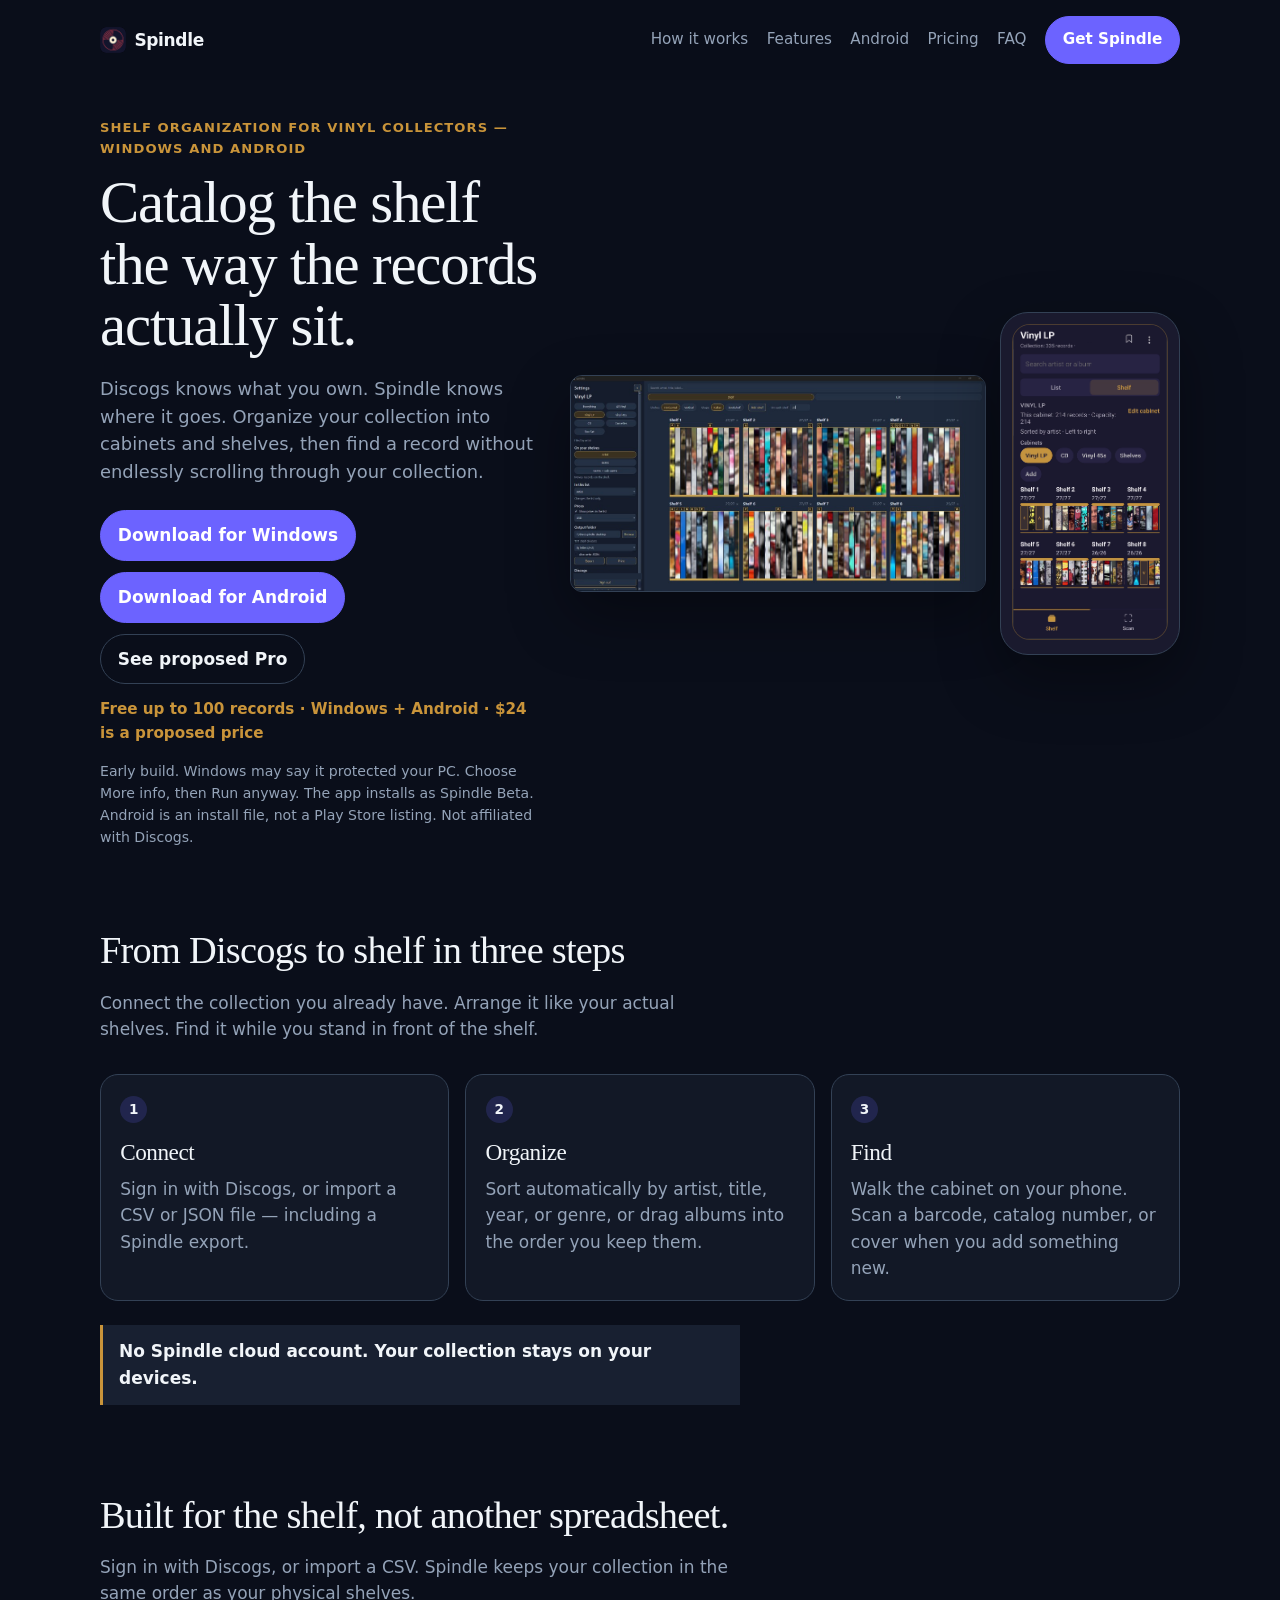
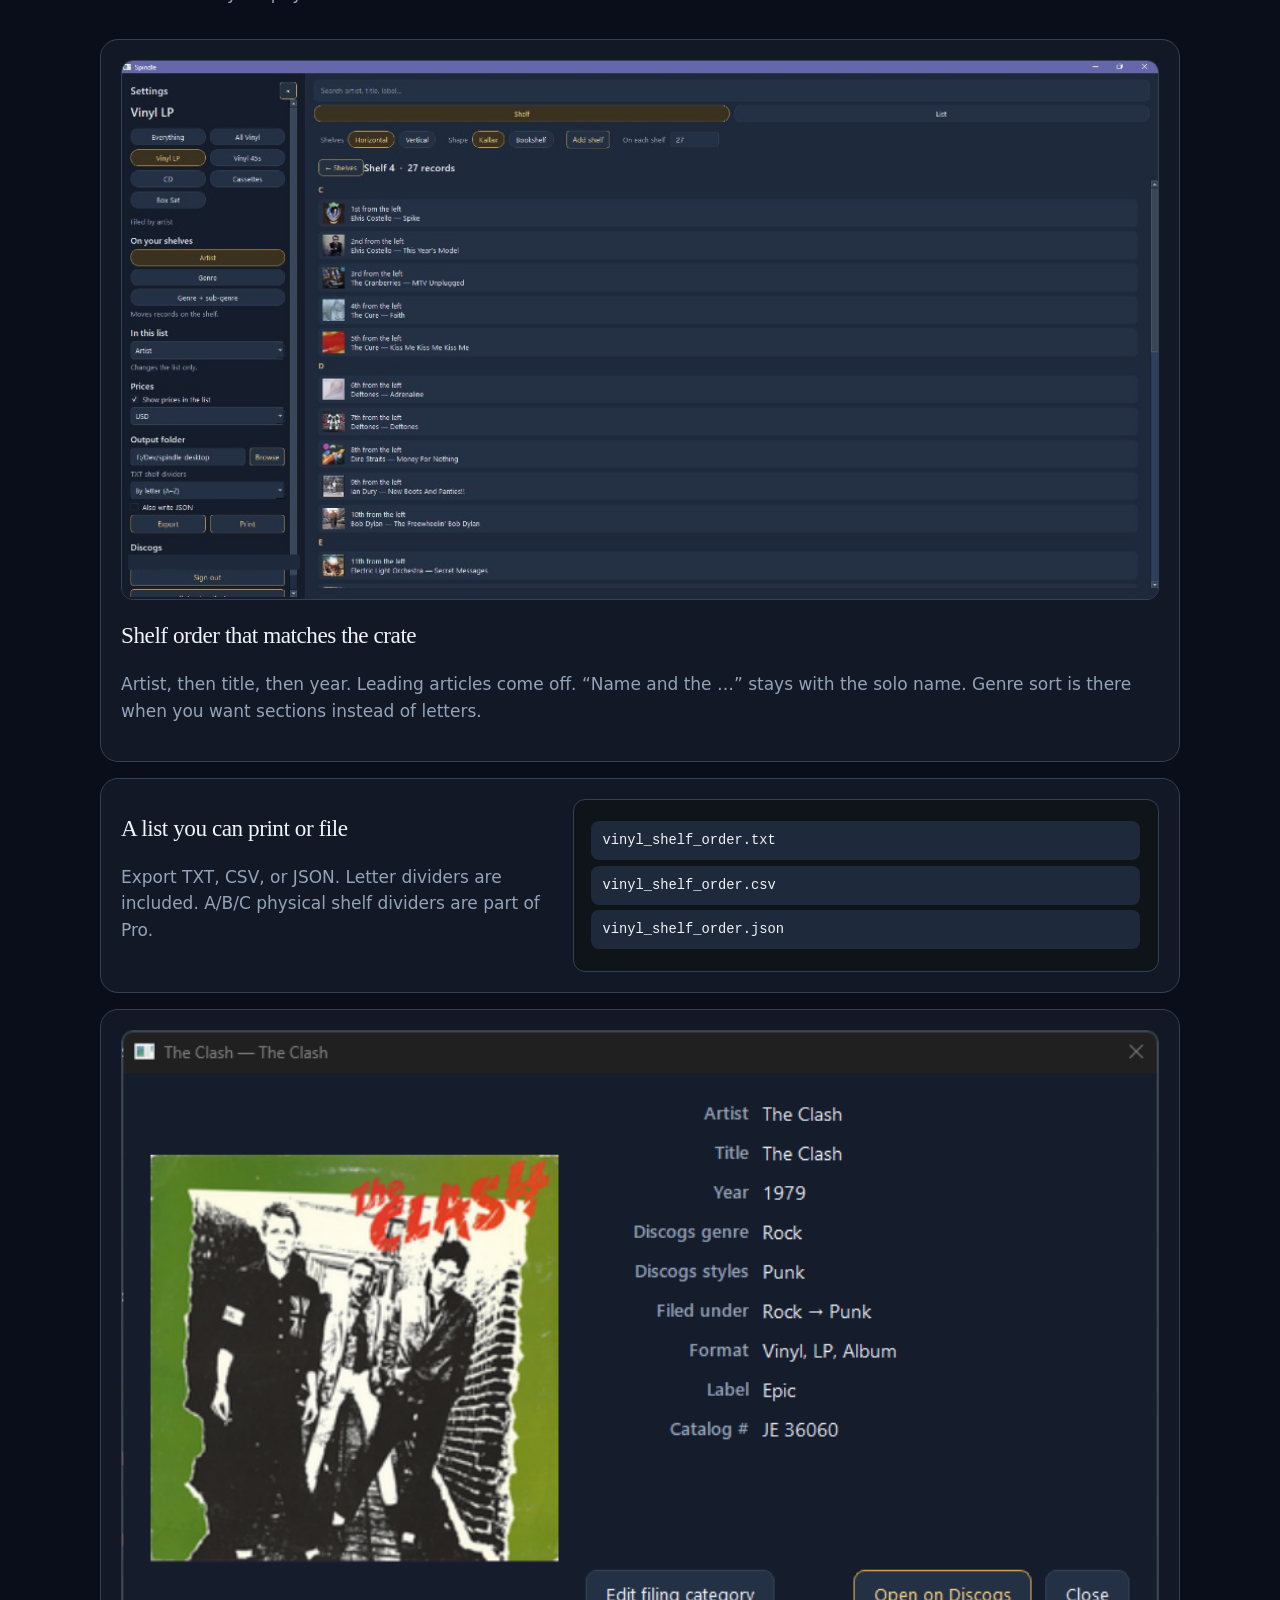
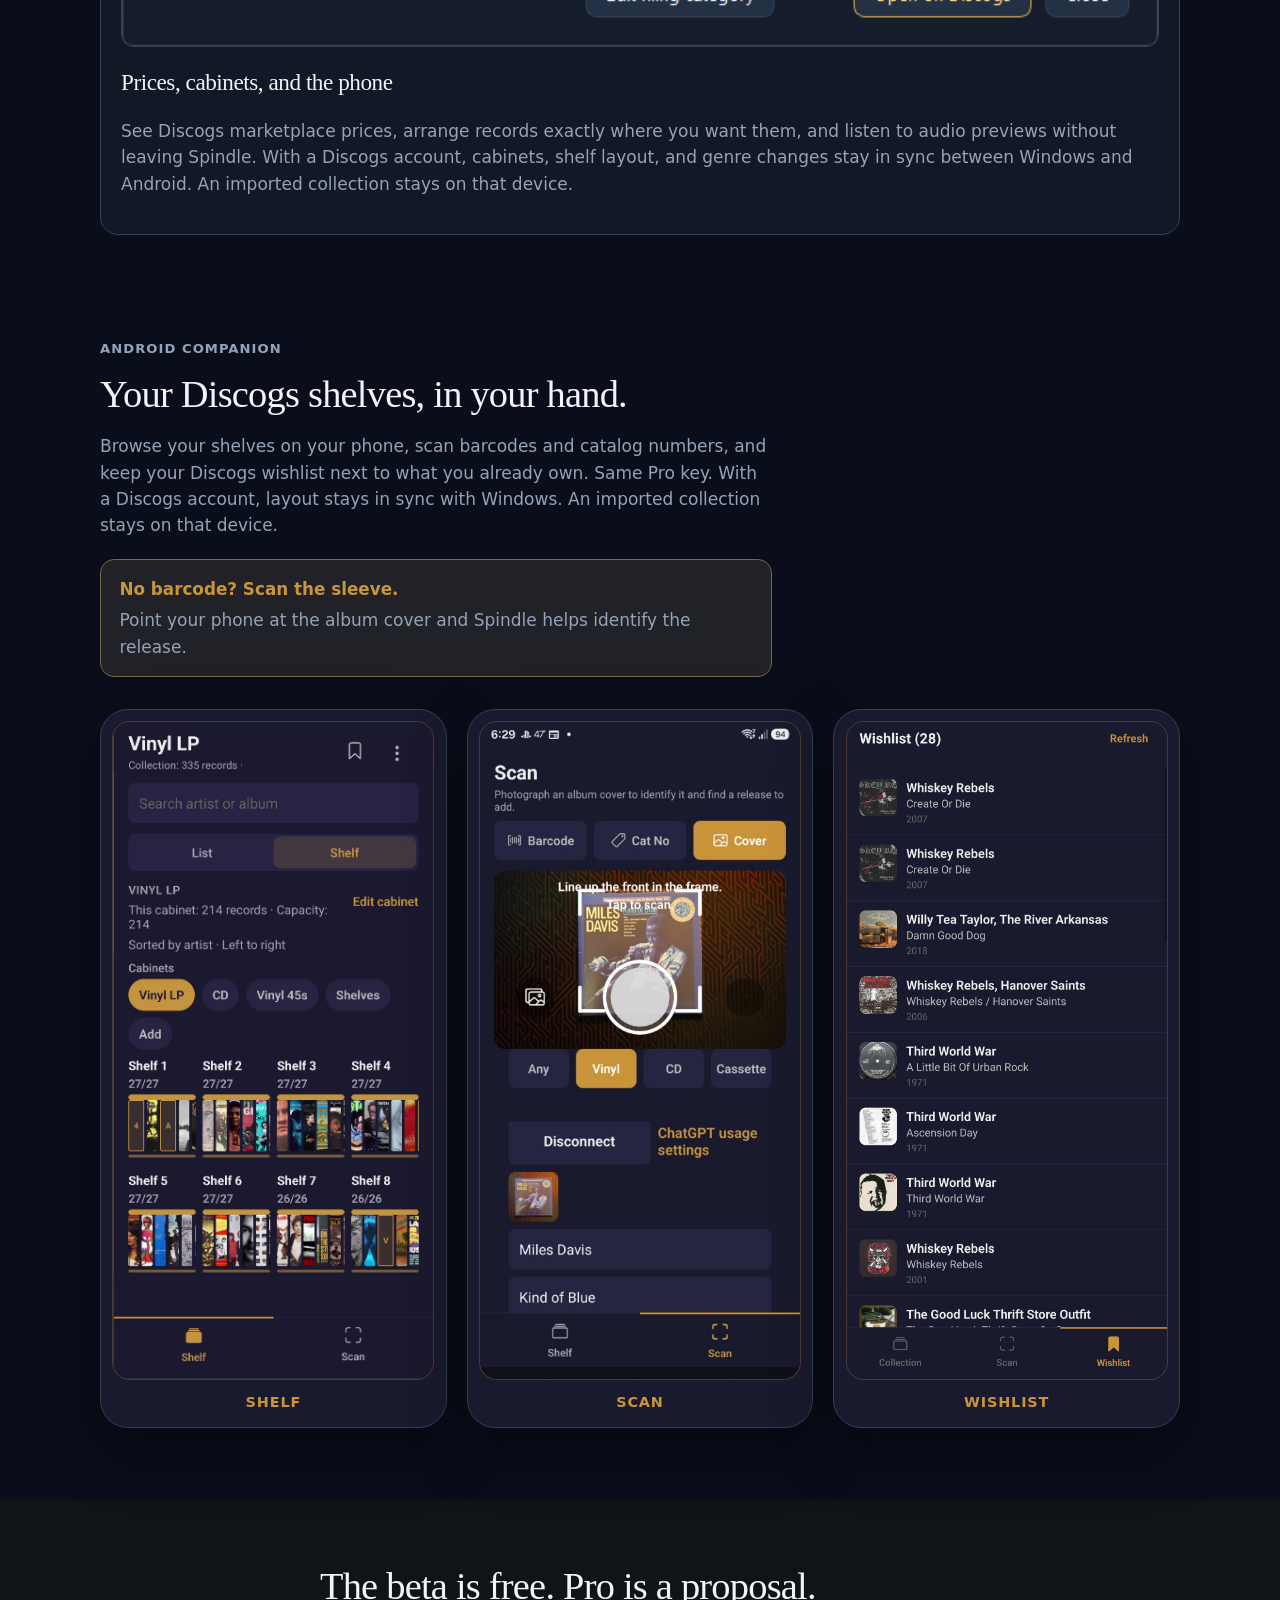
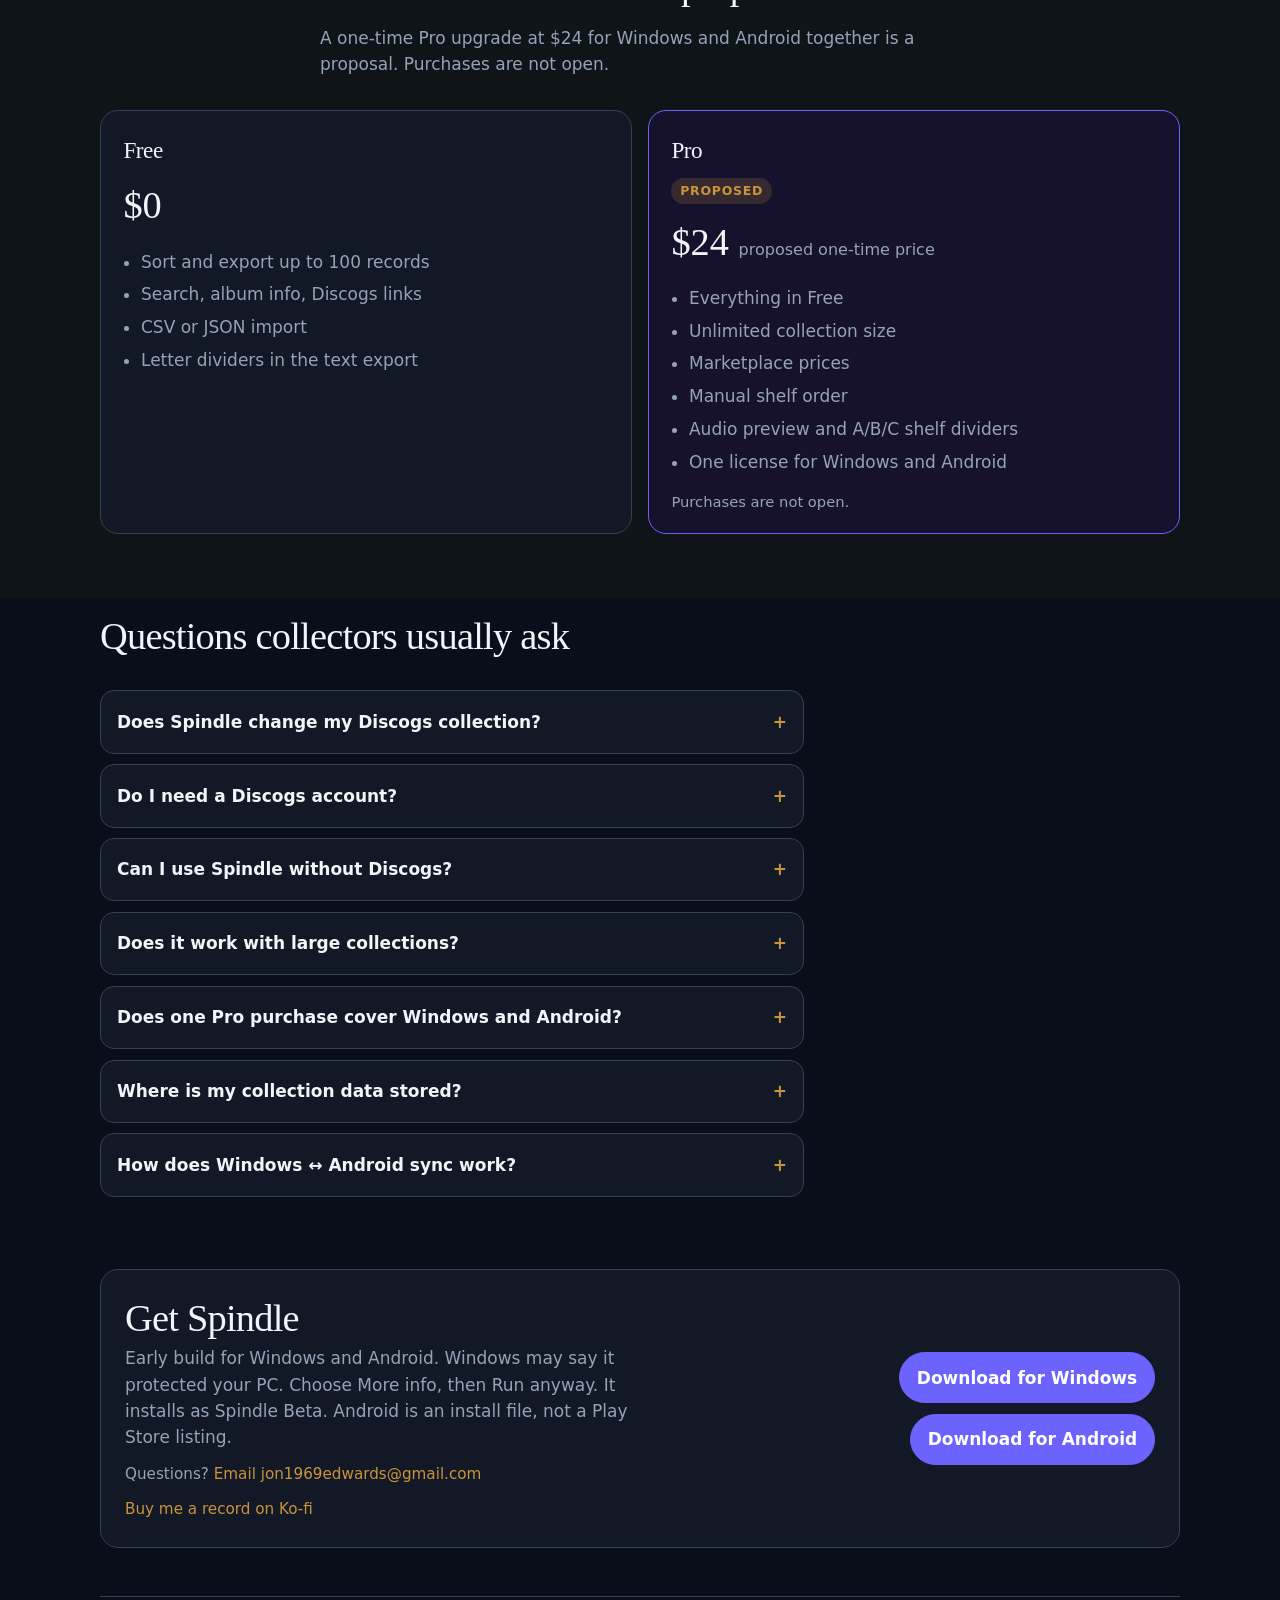
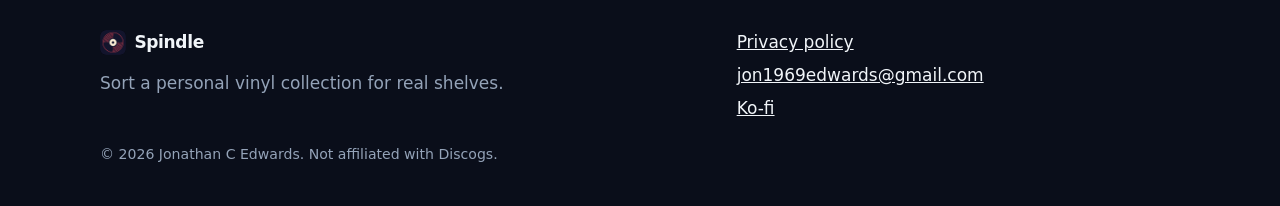
<file: index.html>
<!DOCTYPE html>
<html lang="en">
<head>
  <meta charset="utf-8">
  <meta name="viewport" content="width=device-width, initial-scale=1">
  <title>Spindle — shelf order for your vinyl collection</title>
  <meta name="description" content="Discogs knows what you own. Spindle knows where it goes. Organize cabinets and shelves on Windows and Android. Free up to 100 records. A one-time Pro upgrade is only a proposal. Not affiliated with Discogs.">
  <link rel="canonical" href="https://jon1969edwards.github.io/spindle/">
  <meta name="theme-color" content="#0a0e1a">
  <meta property="og:type" content="website">
  <meta property="og:url" content="https://jon1969edwards.github.io/spindle/">
  <meta property="og:title" content="Spindle — shelf order for your vinyl collection">
  <meta property="og:description" content="Discogs knows what you own. Spindle knows where it goes. Organize cabinets and shelves on Windows and Android. Free up to 100 records. A one-time Pro upgrade is only a proposal.">
  <meta property="og:image" content="https://jon1969edwards.github.io/spindle/assets/shelf.png">
  <meta name="twitter:card" content="summary_large_image">
  <meta name="twitter:title" content="Spindle — shelf order for your vinyl collection">
  <meta name="twitter:description" content="Discogs knows what you own. Spindle knows where it goes. Organize cabinets and shelves on Windows and Android. Free up to 100 records. A one-time Pro upgrade is only a proposal.">
  <meta name="twitter:image" content="https://jon1969edwards.github.io/spindle/assets/shelf.png">
  <link rel="icon" href="assets/logo-mark.png" type="image/png">
  <link rel="stylesheet" href="styles.css">
</head>
<body>
  <header class="site-header">
    <a class="brand" href="index.html">
      <img class="brand-mark" src="assets/logo-mark.png" alt="">
      Spindle
    </a>
    <button type="button" class="nav-toggle" aria-expanded="false" aria-controls="site-nav" aria-label="Open menu">
      <span class="nav-toggle-bars" aria-hidden="true"></span>
    </button>
    <nav class="nav" id="site-nav">
      <a href="#how">How it works</a>
      <a href="#product">Features</a>
      <a href="#phone">Android</a>
      <a href="#pricing">Pricing</a>
      <a href="#faq">FAQ</a>
      <a class="nav-cta" href="#download">Get Spindle</a>
    </nav>
  </header>

  <main>
    <section class="hero">
      <div class="hero-copy">
        <p class="eyebrow">Shelf organization for vinyl collectors — Windows and Android</p>
        <h1>Catalog the shelf the way the records actually sit.</h1>
        <p class="lede">
          Discogs knows what you own. Spindle knows where it goes.
          Organize your collection into cabinets and shelves, then find a
          record without endlessly scrolling through your collection.
        </p>
        <div class="hero-actions">
          <a class="button" href="https://github.com/Jon1969Edwards/spindle/releases/download/v1.0.0-beta/Spindle-Setup-beta.exe">Download for Windows</a>
          <a class="button" href="https://github.com/Jon1969Edwards/spindle/releases/download/v1.0.0-beta/Spindle-beta.apk">Download for Android</a>
          <a class="button button-ghost" href="#pricing">See proposed Pro</a>
        </div>
        <p class="hero-meta">Free up to 100 records · Windows + Android · $24 is a proposed price</p>
        <p class="fine">Early build. Windows may say it protected your PC. Choose More info, then Run anyway. The app installs as Spindle Beta. Android is an install file, not a Play Store listing. Not affiliated with Discogs.</p>
      </div>
      <div class="hero-pair">
        <a class="zoom" href="assets/shelf.png" data-zoom aria-label="View larger: Spindle desktop cabinet with eight gold Kallax shelves">
          <img class="shot" src="assets/shelf.png" alt="Spindle desktop cabinet with eight gold Kallax shelves">
        </a>
        <a class="zoom hero-phone" href="assets/phone-cabinet.png" data-zoom aria-label="View larger: Spindle phone cabinet with eight shelves of record spines">
          <span class="phone-frame">
            <img src="assets/phone-cabinet.png" alt="Spindle phone cabinet with eight shelves of record spines">
          </span>
        </a>
      </div>
    </section>

    <section id="how" class="section">
      <div class="section-intro">
        <h2>From Discogs to shelf in three steps</h2>
        <p>Connect the collection you already have. Arrange it like your actual shelves. Find it while you stand in front of the shelf.</p>
      </div>
      <ol class="steps">
        <li>
          <h3>Connect</h3>
          <p>Sign in with Discogs, or import a CSV or JSON file — including a Spindle export.</p>
        </li>
        <li>
          <h3>Organize</h3>
          <p>Sort automatically by artist, title, year, or genre, or drag albums into the order you keep them.</p>
        </li>
        <li>
          <h3>Find</h3>
          <p>Walk the cabinet on your phone. Scan a barcode, catalog number, or cover when you add something new.</p>
        </li>
      </ol>
      <p class="trust-line">No Spindle cloud account. Your collection stays on your devices.</p>
    </section>

    <section id="product" class="section">
      <div class="section-intro">
        <h2>Built for the shelf, not another spreadsheet.</h2>
        <p>Sign in with Discogs, or import a CSV. Spindle keeps your collection in the same order as your physical shelves.</p>
      </div>
      <div class="features">
        <article class="feature">
          <a class="zoom" href="assets/collection-list.png" data-zoom aria-label="View larger: Shelf 4 listing records in order from the left">
            <img class="shot" src="assets/collection-list.png" alt="Shelf 4 listing records in order from the left">
          </a>
          <div>
            <h3>Shelf order that matches the crate</h3>
            <p>Artist, then title, then year. Leading articles come off. “Name and the …” stays with the solo name. Genre sort is there when you want sections instead of letters.</p>
          </div>
        </article>
        <article class="feature feature-flip">
          <div class="feature-visual export-card" aria-hidden="true">
            <p class="file">vinyl_shelf_order.txt</p>
            <p class="file">vinyl_shelf_order.csv</p>
            <p class="file">vinyl_shelf_order.json</p>
          </div>
          <div>
            <h3>A list you can print or file</h3>
            <p>Export TXT, CSV, or JSON. Letter dividers are included. A/B/C physical shelf dividers are part of Pro.</p>
          </div>
        </article>
        <article class="feature">
          <a class="zoom" href="assets/album-detail.png" data-zoom aria-label="View larger: Record detail for The Clash, 1979, filed under Rock and Punk">
            <img class="shot" src="assets/album-detail.png" alt="Record detail for The Clash, 1979, filed under Rock and Punk">
          </a>
          <div>
            <h3>Prices, cabinets, and the phone</h3>
            <p>See Discogs marketplace prices, arrange records exactly where you want them, and listen to audio previews without leaving Spindle. With a Discogs account, cabinets, shelf layout, and genre changes stay in sync between Windows and Android. An imported collection stays on that device.</p>
          </div>
        </article>
      </div>
    </section>

    <section id="phone" class="section section-phone">
      <div class="section-intro">
        <p class="eyebrow">Android companion</p>
        <h2>Your Discogs shelves, in your hand.</h2>
        <p>
          Browse your shelves on your phone, scan barcodes and catalog numbers,
          and keep your Discogs wishlist next to what you already own. Same Pro
          key. With a Discogs account, layout stays in sync with Windows. An imported collection stays on that device.
        </p>
        <aside class="callout">
          <h3>No barcode? Scan the sleeve.</h3>
          <p>Point your phone at the album cover and Spindle helps identify the release.</p>
        </aside>
      </div>
      <div class="phone-row">
        <figure class="phone-frame">
          <a class="zoom" href="assets/phone-cabinet.png" data-zoom aria-label="View larger: Spindle phone cabinet with eight shelves of record spines">
            <img src="assets/phone-cabinet.png" alt="Spindle phone cabinet with eight shelves of record spines">
          </a>
          <figcaption>Shelf</figcaption>
        </figure>
        <figure class="phone-frame">
          <a class="zoom" href="assets/phone-scan.png" data-zoom aria-label="View larger: Spindle phone cover scanner lined up on Miles Davis, Kind of Blue">
            <img src="assets/phone-scan.png" alt="Spindle phone cover scanner lined up on Miles Davis, Kind of Blue">
          </a>
          <figcaption>Scan</figcaption>
        </figure>
        <figure class="phone-frame">
          <a class="zoom" href="assets/phone-wishlist.png" data-zoom aria-label="View larger: Spindle phone wishlist with Discogs wantlist albums">
            <img src="assets/phone-wishlist.png" alt="Spindle phone wishlist with Discogs wantlist albums">
          </a>
          <figcaption>Wishlist</figcaption>
        </figure>
      </div>
    </section>

    <section id="pricing" class="section section-tint">
      <div class="section-intro">
        <h2>The beta is free. Pro is a proposal.</h2>
        <p>A one-time Pro upgrade at $24 for Windows and Android together is a proposal. Purchases are not open.</p>
      </div>
      <div class="plans">
        <article class="plan">
          <h3>Free</h3>
          <p class="plan-price">$0</p>
          <ul>
            <li>Sort and export up to 100 records</li>
            <li>Search, album info, Discogs links</li>
            <li>CSV or JSON import</li>
            <li>Letter dividers in the text export</li>
          </ul>
        </article>
        <article class="plan plan-pro">
          <h3>Pro</h3>
          <p class="plan-badge">Proposed</p>
          <p class="plan-price">$24 <span>proposed one-time price</span></p>
          <ul>
            <li>Everything in Free</li>
            <li>Unlimited collection size</li>
            <li>Marketplace prices</li>
            <li>Manual shelf order</li>
            <li>Audio preview and A/B/C shelf dividers</li>
            <li>One license for Windows and Android</li>
          </ul>
          <p class="plan-note">Purchases are not open.</p>
        </article>
      </div>
    </section>

    <section id="faq" class="section">
      <div class="section-intro">
        <h2>Questions collectors usually ask</h2>
      </div>
      <div class="faq">
        <details>
          <summary>Does Spindle change my Discogs collection?</summary>
          <p>Spindle does not add or remove records from your Discogs collection. However, when syncing shelf layouts and genre changes between devices, Spindle may update collection notes associated with your records.</p>
        </details>
        <details>
          <summary>Do I need a Discogs account?</summary>
          <p>No. You can import a CSV or JSON file and organize that collection on the device where you imported it. Cross-device shelves require a Discogs account, which is also how marketplace prices stay current.</p>
        </details>
        <details>
          <summary>Can I use Spindle without Discogs?</summary>
          <p>Yes. Catalog without Discogs on the phone, or import a spreadsheet. An imported collection stays on that device. Spindle exports work as-is.</p>
        </details>
        <details>
          <summary>Does it work with large collections?</summary>
          <p>Free covers up to 100 records. Pro unlocks unlimited size for bigger cabinets.</p>
        </details>
        <details>
          <summary>Does one Pro purchase cover Windows and Android?</summary>
          <p>Yes. One Pro key unlocks both Windows and Android.</p>
        </details>
        <details>
          <summary>Where is my collection data stored?</summary>
          <p>On your computer and phone. Spindle does not run a cloud account for your collection. See the <a href="privacy.html">privacy policy</a> for details.</p>
        </details>
        <details>
          <summary>How does Windows ↔ Android sync work?</summary>
          <p>The bridge is Discogs collection notes. Cabinets, shelf layout, and genre edits travel in those notes, so Windows and Android file the same shelves. An imported collection is not shared. Spindle does not run its own server.</p>
        </details>
      </div>
    </section>

    <section id="download" class="section cta-band">
      <div>
        <h2>Get Spindle</h2>
        <p>Early build for Windows and Android. Windows may say it protected your PC. Choose More info, then Run anyway. It installs as Spindle Beta. Android is an install file, not a Play Store listing.</p>
        <p class="cta-contact">Questions? <a href="mailto:jon1969edwards@gmail.com">Email jon1969edwards@gmail.com</a></p>
        <p class="cta-contact"><a href="https://ko-fi.com/jonathan1969edwards">Buy me a record on Ko-fi</a></p>
      </div>
      <div class="cta-actions">
        <a class="button" href="https://github.com/Jon1969Edwards/spindle/releases/download/v1.0.0-beta/Spindle-Setup-beta.exe">Download for Windows</a>
        <a class="button" href="https://github.com/Jon1969Edwards/spindle/releases/download/v1.0.0-beta/Spindle-beta.apk">Download for Android</a>
      </div>
    </section>
  </main>

  <footer class="site-footer">
    <div>
      <a class="brand" href="index.html">
        <img class="brand-mark" src="assets/logo-mark.png" alt="">
        Spindle
      </a>
      <p>Sort a personal vinyl collection for real shelves.</p>
    </div>
    <div>
      <a href="privacy.html">Privacy policy</a>
      <a href="mailto:jon1969edwards@gmail.com">jon1969edwards@gmail.com</a>
      <a href="https://ko-fi.com/jonathan1969edwards">Ko-fi</a>
    </div>
    <p class="fine">© 2026 Jonathan C Edwards. Not affiliated with Discogs.</p>
  </footer>

  <dialog class="lightbox" id="lightbox" aria-label="Enlarged screenshot">
    <button type="button" class="lightbox-close" aria-label="Close">Close</button>
    <img alt="">
  </dialog>
  <script>
    (function () {
      var box = document.getElementById("lightbox");
      var img = box.querySelector("img");
      var closeBtn = box.querySelector(".lightbox-close");
      document.querySelectorAll("[data-zoom]").forEach(function (link) {
        link.addEventListener("click", function (event) {
          event.preventDefault();
          var thumb = link.querySelector("img");
          img.src = link.getAttribute("href");
          img.alt = thumb ? thumb.getAttribute("alt") || "" : "";
          box.showModal();
        });
      });
      closeBtn.addEventListener("click", function () { box.close(); });
      box.addEventListener("click", function (event) {
        if (event.target === box) box.close();
      });
      box.addEventListener("close", function () {
        img.removeAttribute("src");
        img.alt = "";
      });

      var toggle = document.querySelector(".nav-toggle");
      var nav = document.getElementById("site-nav");
      if (toggle && nav) {
        function setOpen(open) {
          toggle.setAttribute("aria-expanded", open ? "true" : "false");
          toggle.setAttribute("aria-label", open ? "Close menu" : "Open menu");
          document.body.classList.toggle("nav-open", open);
        }
        toggle.addEventListener("click", function () {
          setOpen(toggle.getAttribute("aria-expanded") !== "true");
        });
        nav.querySelectorAll("a").forEach(function (link) {
          link.addEventListener("click", function () { setOpen(false); });
        });
      }
    })();
  </script>
  <script src="https://storage.ko-fi.com/cdn/scripts/overlay-widget.js"></script>
  <script>
    kofiWidgetOverlay.draw("jonathan1969edwards", {
      "type": "floating-chat",
      "floating-chat.donateButton.text": "Buy me a record",
      "floating-chat.donateButton.background-color": "#c9943a",
      "floating-chat.donateButton.text-color": "#1a1206"
    });
  </script>
</body>
</html>
</file>
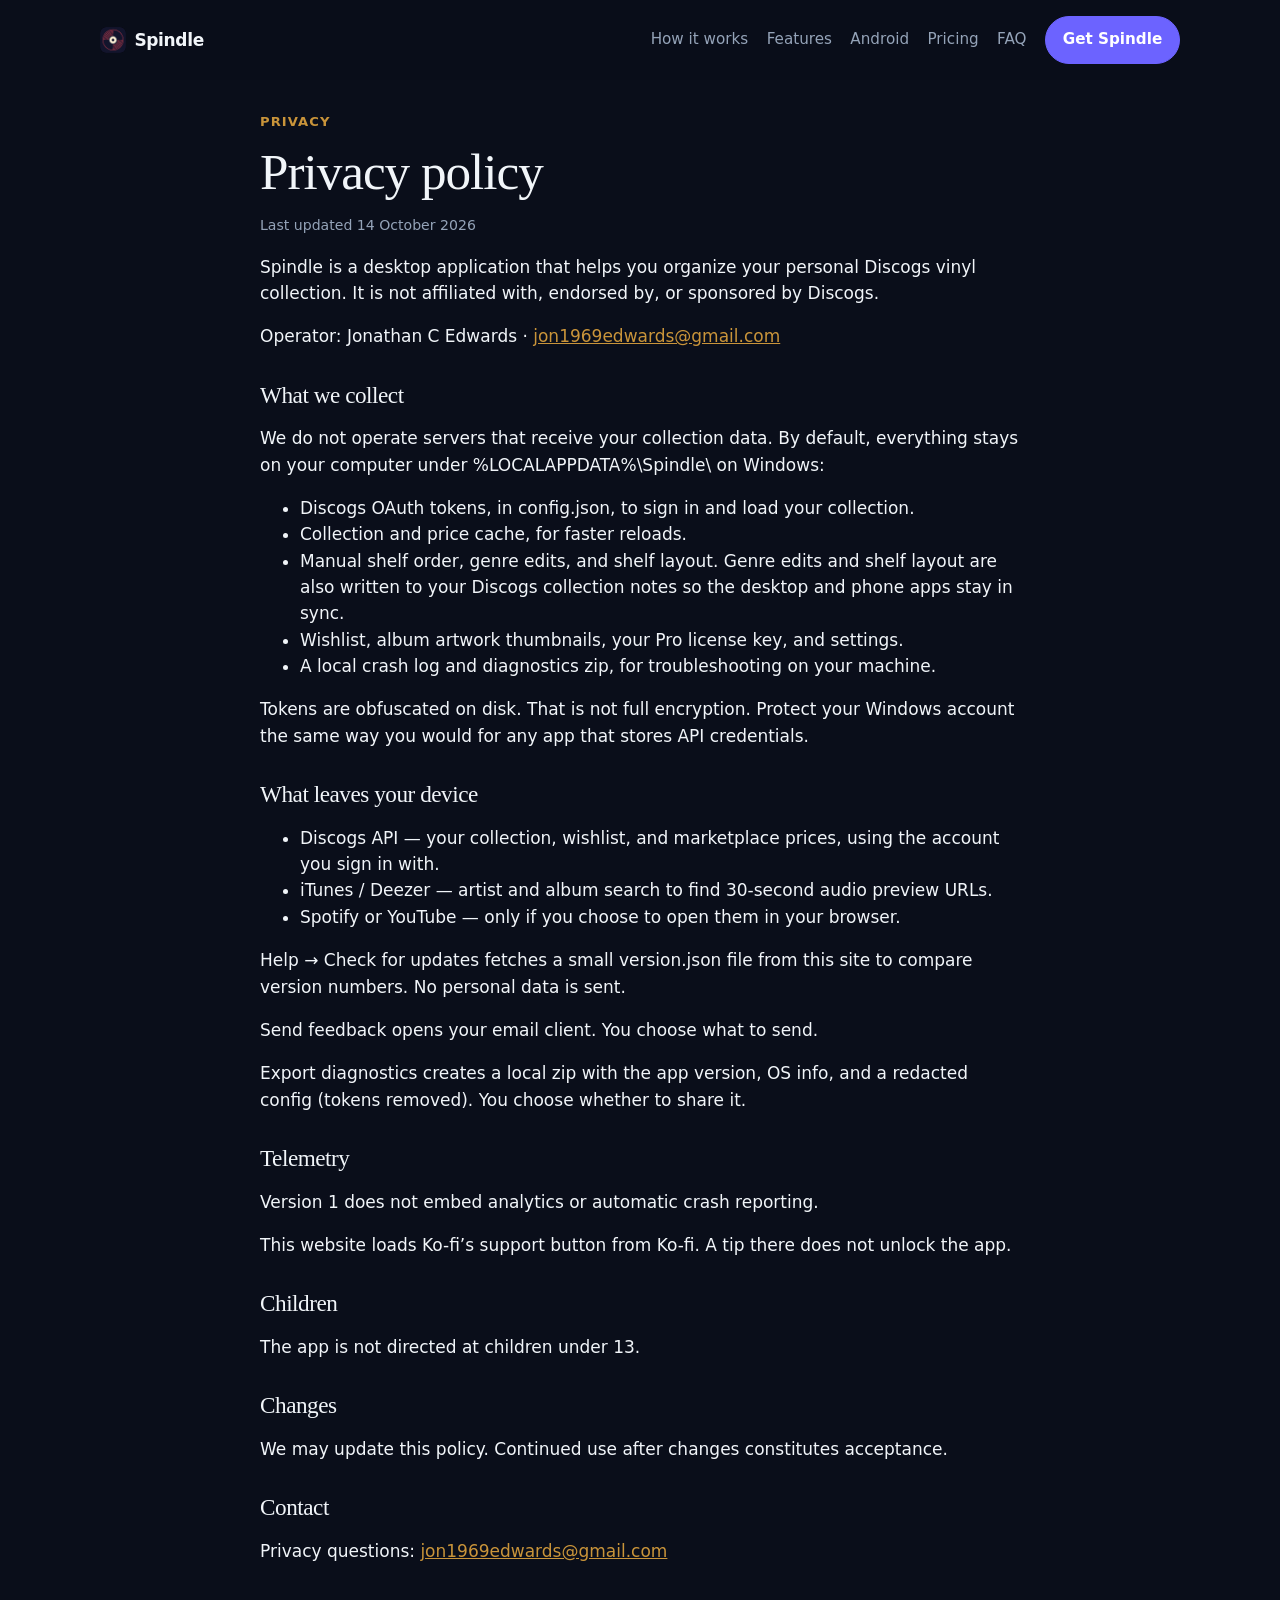
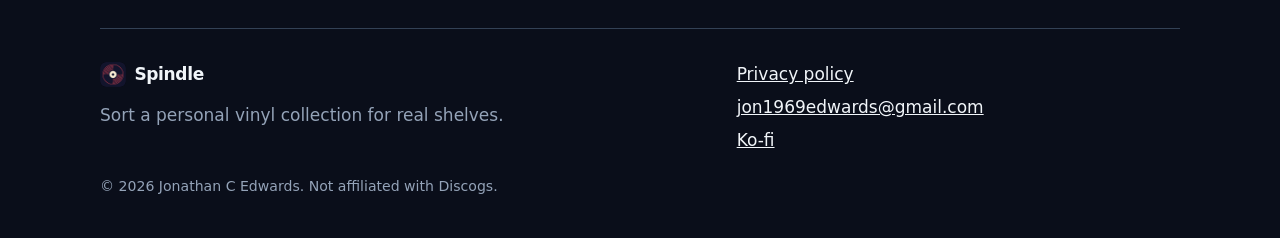
<file: privacy.html>
<!DOCTYPE html>
<html lang="en">
<head>
  <meta charset="utf-8">
  <meta name="viewport" content="width=device-width, initial-scale=1">
  <title>Privacy policy — Spindle</title>
  <meta name="description" content="Spindle privacy policy. Collection data stays on your devices. Not affiliated with Discogs.">
  <link rel="canonical" href="https://jon1969edwards.github.io/spindle/privacy.html">
  <meta name="theme-color" content="#0a0e1a">
  <meta property="og:type" content="website">
  <meta property="og:url" content="https://jon1969edwards.github.io/spindle/privacy.html">
  <meta property="og:title" content="Privacy policy — Spindle">
  <meta property="og:description" content="Spindle privacy policy. Collection data stays on your devices. Not affiliated with Discogs.">
  <meta property="og:image" content="https://jon1969edwards.github.io/spindle/assets/logo-mark.png">
  <meta name="twitter:card" content="summary">
  <meta name="twitter:title" content="Privacy policy — Spindle">
  <meta name="twitter:description" content="Spindle privacy policy. Collection data stays on your devices. Not affiliated with Discogs.">
  <link rel="icon" href="assets/logo-mark.png" type="image/png">
  <link rel="stylesheet" href="styles.css">
</head>
<body>
  <header class="site-header">
    <a class="brand" href="index.html">
      <img class="brand-mark" src="assets/logo-mark.png" alt="">
      Spindle
    </a>
    <button type="button" class="nav-toggle" aria-expanded="false" aria-controls="site-nav" aria-label="Open menu">
      <span class="nav-toggle-bars" aria-hidden="true"></span>
    </button>
    <nav class="nav" id="site-nav">
      <a href="index.html#how">How it works</a>
      <a href="index.html#product">Features</a>
      <a href="index.html#phone">Android</a>
      <a href="index.html#pricing">Pricing</a>
      <a href="index.html#faq">FAQ</a>
      <a class="nav-cta" href="index.html#download">Get Spindle</a>
    </nav>
  </header>

  <main class="page">
    <p class="eyebrow">Privacy</p>
    <h1>Privacy policy</h1>
    <p class="fine">Last updated 14 October 2026</p>
    <p>
      Spindle is a desktop application that helps you organize your personal Discogs vinyl collection.
      It is not affiliated with, endorsed by, or sponsored by Discogs.
    </p>
    <p>Operator: Jonathan C Edwards · <a href="mailto:jon1969edwards@gmail.com">jon1969edwards@gmail.com</a></p>

    <h2>What we collect</h2>
    <p>
      We do not operate servers that receive your collection data. By default, everything stays on your
      computer under %LOCALAPPDATA%\Spindle\ on Windows:
    </p>
    <ul>
      <li>Discogs OAuth tokens, in config.json, to sign in and load your collection.</li>
      <li>Collection and price cache, for faster reloads.</li>
      <li>Manual shelf order, genre edits, and shelf layout. Genre edits and shelf layout are also written to your Discogs collection notes so the desktop and phone apps stay in sync.</li>
      <li>Wishlist, album artwork thumbnails, your Pro license key, and settings.</li>
      <li>A local crash log and diagnostics zip, for troubleshooting on your machine.</li>
    </ul>
    <p>
      Tokens are obfuscated on disk. That is not full encryption. Protect your Windows account the same way you would for any app that stores API credentials.
    </p>

    <h2>What leaves your device</h2>
    <ul>
      <li>Discogs API — your collection, wishlist, and marketplace prices, using the account you sign in with.</li>
      <li>iTunes / Deezer — artist and album search to find 30-second audio preview URLs.</li>
      <li>Spotify or YouTube — only if you choose to open them in your browser.</li>
    </ul>
    <p>
      Help → Check for updates fetches a small version.json file from this site to compare version numbers. No personal data is sent.
    </p>
    <p>Send feedback opens your email client. You choose what to send.</p>
    <p>
      Export diagnostics creates a local zip with the app version, OS info, and a redacted config (tokens removed). You choose whether to share it.
    </p>

    <h2>Telemetry</h2>
    <p>Version 1 does not embed analytics or automatic crash reporting.</p>
    <p>This website loads Ko-fi’s support button from Ko-fi. A tip there does not unlock the app.</p>

    <h2>Children</h2>
    <p>The app is not directed at children under 13.</p>

    <h2>Changes</h2>
    <p>We may update this policy. Continued use after changes constitutes acceptance.</p>

    <h2>Contact</h2>
    <p>Privacy questions: <a href="mailto:jon1969edwards@gmail.com">jon1969edwards@gmail.com</a></p>
  </main>

  <footer class="site-footer">
    <div>
      <a class="brand" href="index.html">
        <img class="brand-mark" src="assets/logo-mark.png" alt="">
        Spindle
      </a>
      <p>Sort a personal vinyl collection for real shelves.</p>
    </div>
    <div>
      <a href="privacy.html">Privacy policy</a>
      <a href="mailto:jon1969edwards@gmail.com">jon1969edwards@gmail.com</a>
      <a href="https://ko-fi.com/jonathan1969edwards">Ko-fi</a>
    </div>
    <p class="fine">© 2026 Jonathan C Edwards. Not affiliated with Discogs.</p>
  </footer>

  <script>
    (function () {
      var toggle = document.querySelector(".nav-toggle");
      var nav = document.getElementById("site-nav");
      if (toggle && nav) {
        function setOpen(open) {
          toggle.setAttribute("aria-expanded", open ? "true" : "false");
          toggle.setAttribute("aria-label", open ? "Close menu" : "Open menu");
          document.body.classList.toggle("nav-open", open);
        }
        toggle.addEventListener("click", function () {
          setOpen(toggle.getAttribute("aria-expanded") !== "true");
        });
        nav.querySelectorAll("a").forEach(function (link) {
          link.addEventListener("click", function () { setOpen(false); });
        });
      }
    })();
  </script>
  <script src="https://storage.ko-fi.com/cdn/scripts/overlay-widget.js"></script>
  <script>
    kofiWidgetOverlay.draw("jonathan1969edwards", {
      "type": "floating-chat",
      "floating-chat.donateButton.text": "Buy me a record",
      "floating-chat.donateButton.background-color": "#c9943a",
      "floating-chat.donateButton.text-color": "#1a1206"
    });
  </script>
</body>
</html>
</file>
<file: styles.css>
:root {
  color-scheme: dark;
  --bg: #0a0e1a;
  --paper: #121826;
  --panel: #1e293b;
  --ink: #f1f5f9;
  --muted: #94a3b8;
  --line: #334155;
  --gold: #c9943a;
  --accent: #6c63ff;
  --accent-hover: #5a52d5;
  --shadow: 0 24px 60px rgba(0, 0, 0, 0.35);
  --sans: "Segoe UI", system-ui, sans-serif;
  --serif: Georgia, "Iowan Old Style", Palatino, serif;
}

* { box-sizing: border-box; }

html { scroll-behavior: smooth; }

#product,
#phone,
#pricing,
#download,
#how,
#faq {
  scroll-margin-top: 5.25rem;
}

body {
  margin: 0;
  background: var(--bg);
  color: var(--ink);
  font: 17px/1.55 var(--sans);
}

a { color: inherit; }

a:focus-visible,
.button:focus-visible {
  outline: 2px solid var(--accent);
  outline-offset: 3px;
}

img { max-width: 100%; }

.site-header,
.site-footer,
.hero,
.section {
  width: min(1080px, calc(100% - 2.5rem));
  margin-inline: auto;
}

.site-header {
  display: flex;
  align-items: center;
  justify-content: space-between;
  gap: 1rem;
  padding: 1rem 0;
  position: sticky;
  top: 0;
  z-index: 2;
  background: color-mix(in srgb, var(--bg) 92%, transparent);
  backdrop-filter: blur(10px);
  flex-wrap: wrap;
}

.brand {
  display: inline-flex;
  align-items: center;
  gap: 0.55rem;
  color: var(--ink);
  text-decoration: none;
  font-weight: 700;
  letter-spacing: -0.02em;
}

.brand-mark {
  width: 1.6rem;
  height: 1.6rem;
  border-radius: 6px;
  display: block;
}

.nav-toggle {
  display: none;
  width: 2.5rem;
  height: 2.5rem;
  margin-left: auto;
  padding: 0;
  border: 1px solid var(--line);
  border-radius: 10px;
  background: var(--panel);
  color: var(--ink);
  cursor: pointer;
  align-items: center;
  justify-content: center;
}

.nav-toggle:focus-visible {
  outline: 2px solid var(--accent);
  outline-offset: 3px;
}

.nav-toggle-bars,
.nav-toggle-bars::before,
.nav-toggle-bars::after {
  display: block;
  width: 1.1rem;
  height: 2px;
  background: var(--ink);
  border-radius: 1px;
  transition: transform 0.15s ease, opacity 0.15s ease;
}

.nav-toggle-bars {
  position: relative;
}

.nav-toggle-bars::before,
.nav-toggle-bars::after {
  content: "";
  position: absolute;
  left: 0;
}

.nav-toggle-bars::before { top: -6px; }
.nav-toggle-bars::after { top: 6px; }

body.nav-open .nav-toggle-bars {
  background: transparent;
}

body.nav-open .nav-toggle-bars::before {
  top: 0;
  transform: rotate(45deg);
}

body.nav-open .nav-toggle-bars::after {
  top: 0;
  transform: rotate(-45deg);
}

.nav {
  display: flex;
  align-items: center;
  gap: 1.15rem;
  font-size: 0.95rem;
}

.nav a { color: var(--muted); text-decoration: none; }
.nav a:hover { color: var(--ink); }

.nav-cta,
.button {
  display: inline-flex;
  align-items: center;
  justify-content: center;
  padding: 0.7rem 1.05rem;
  border-radius: 999px;
  background: var(--accent);
  color: #fff !important;
  text-decoration: none;
  font-weight: 650;
  border: 1px solid var(--accent);
}

.button-ghost {
  background: transparent;
  color: var(--ink) !important;
  border-color: var(--line);
}

.button:hover { background: var(--accent-hover); border-color: var(--accent-hover); }
.button-ghost:hover { background: var(--panel); }

.button-disabled,
.button[aria-disabled="true"] {
  background: var(--panel);
  border-color: var(--line);
  color: var(--muted) !important;
  cursor: not-allowed;
  opacity: 0.85;
  pointer-events: none;
  user-select: none;
}

.button-disabled:hover,
.button[aria-disabled="true"]:hover {
  background: var(--panel);
  border-color: var(--line);
}

.hero {
  display: grid;
  grid-template-columns: minmax(16rem, 0.92fr) minmax(0, 1.28fr);
  gap: 2rem;
  align-items: center;
  padding: 2.4rem 0 4rem;
}

.eyebrow {
  margin: 0 0 0.8rem;
  color: var(--gold);
  font-size: 0.82rem;
  font-weight: 700;
  letter-spacing: 0.08em;
  text-transform: uppercase;
}

h1, h2, h3 { font-family: var(--serif); font-weight: 500; letter-spacing: -0.02em; }

h1 {
  margin: 0;
  font-size: clamp(2.4rem, 4.6vw, 3.7rem);
  line-height: 1.05;
}

.lede {
  margin: 1.1rem 0 0;
  max-width: 38rem;
  color: var(--muted);
  font-size: 1.12rem;
}

.hero-actions {
  display: flex;
  flex-wrap: wrap;
  gap: 0.7rem;
  margin-top: 1.5rem;
}

.hero-meta {
  margin: 0.85rem 0 0;
  max-width: 38rem;
  color: var(--gold);
  font-size: 0.95rem;
  font-weight: 600;
}

.fine {
  margin: 1rem 0 0;
  color: var(--muted);
  font-size: 0.88rem;
}

.shot {
  display: block;
  width: 100%;
  height: auto;
  border-radius: 12px;
  border: 1px solid var(--line);
  background: #0a0e1a;
  box-shadow: var(--shadow);
}

.hero-pair {
  display: grid;
  grid-template-columns: minmax(0, 1fr) minmax(8.5rem, 11.25rem);
  gap: 0.9rem;
  align-items: center;
}

.hero-phone {
  align-self: stretch;
  display: flex;
}

.hero-phone .phone-frame {
  display: flex;
  flex-direction: column;
  justify-content: center;
  height: 100%;
}

.zoom {
  display: block;
  color: inherit;
  text-decoration: none;
  cursor: zoom-in;
  border-radius: inherit;
}

.zoom:hover img {
  filter: brightness(1.07);
}

.zoom:focus-visible {
  outline: 2px solid var(--accent);
  outline-offset: 3px;
}

.lightbox {
  position: relative;
  max-width: min(96vw, 1400px);
  max-height: 94vh;
  margin: auto;
  padding: 2.4rem 1.1rem 1.1rem;
  border: 1px solid var(--line);
  border-radius: 14px;
  background: #0a0e1a;
  color: var(--ink);
}

.lightbox::backdrop {
  background: rgba(4, 6, 14, 0.82);
}

.lightbox img {
  display: block;
  max-width: min(92vw, 1360px);
  max-height: calc(94vh - 3.2rem);
  width: auto;
  height: auto;
  margin: 0 auto;
  border-radius: 8px;
}

.lightbox-close {
  position: absolute;
  top: 0.45rem;
  right: 0.55rem;
  padding: 0.25rem 0.55rem;
  border: 0;
  border-radius: 999px;
  background: var(--panel);
  color: var(--ink);
  font: 0.85rem/1.2 var(--sans);
  cursor: pointer;
}

.lightbox-close:hover {
  background: var(--accent);
  color: #fff;
}

.section { padding: 1rem 0 4.5rem; }

.section-tint {
  width: 100%;
  max-width: none;
  padding: 4rem 0;
  background: #0f1419;
}

.section-tint .section-intro,
.section-tint .plans {
  width: min(1080px, calc(100% - 2.5rem));
  margin-inline: auto;
}

.section-intro { max-width: 40rem; margin-bottom: 2rem; }

h2 { margin: 0 0 0.6rem; font-size: clamp(1.8rem, 3vw, 2.5rem); line-height: 1.15; }
h3 { margin: 0 0 0.45rem; font-size: 1.45rem; }

.section-intro p,
.feature p,
.plan li,
.steps p,
.faq p,
.cta-band p { color: var(--muted); }

.steps {
  list-style: none;
  margin: 0;
  padding: 0;
  display: grid;
  grid-template-columns: repeat(3, minmax(0, 1fr));
  gap: 1rem;
  counter-reset: step;
}

.steps li {
  position: relative;
  padding: 1.25rem 1.2rem 1.15rem;
  border: 1px solid var(--line);
  border-radius: 18px;
  background: var(--paper);
  counter-increment: step;
}

.steps li::before {
  content: counter(step);
  display: inline-flex;
  align-items: center;
  justify-content: center;
  width: 1.7rem;
  height: 1.7rem;
  margin-bottom: 0.7rem;
  border-radius: 999px;
  background: var(--accent-muted, rgba(108, 99, 255, 0.18));
  color: var(--ink);
  font-family: var(--sans);
  font-size: 0.85rem;
  font-weight: 700;
}

.steps h3 { margin-bottom: 0.35rem; }
.steps p { margin: 0; }

.trust-line {
  margin: 1.5rem 0 0;
  padding: 0.85rem 1rem;
  max-width: 40rem;
  border-left: 3px solid var(--gold);
  background: color-mix(in srgb, var(--panel) 70%, transparent);
  color: var(--ink);
  font-weight: 600;
}

.faq {
  display: grid;
  gap: 0.65rem;
  max-width: 44rem;
}

.faq details {
  border: 1px solid var(--line);
  border-radius: 14px;
  background: var(--paper);
  padding: 0.15rem 1rem 0.15rem;
}

.faq summary {
  cursor: pointer;
  list-style: none;
  padding: 0.95rem 0;
  font-weight: 650;
}

.faq summary::-webkit-details-marker { display: none; }

.faq summary::after {
  content: "+";
  float: right;
  color: var(--gold);
  font-weight: 700;
}

.faq details[open] summary::after { content: "–"; }

.faq p {
  margin: 0 0 1rem;
  padding-right: 1rem;
}

.faq a { color: var(--gold); }

.features { display: grid; gap: 1rem; }

.feature {
  display: grid;
  grid-template-columns: 1fr;
  gap: 1.15rem;
  align-items: center;
  padding: 1.25rem;
  border: 1px solid var(--line);
  border-radius: 18px;
  background: var(--paper);
}

.feature-flip { grid-template-columns: 0.85fr 1.15fr; }
.feature-flip .feature-visual { order: 2; }

.feature-visual {
  min-height: 150px;
  padding: 1rem 1.1rem;
  border-radius: 12px;
  background: #0f1419;
  border: 1px solid var(--line);
}

.feature .shot {
  box-shadow: none;
}

.export-card p {
  margin: 0.35rem 0;
  color: var(--ink);
}

.section-phone {
  padding-top: 2rem;
}

.section-phone .section-intro {
  max-width: 42rem;
}

.callout {
  margin: 1.25rem 0 0;
  max-width: 42rem;
  padding: 1rem 1.15rem;
  border: 1px solid color-mix(in srgb, var(--gold) 45%, var(--line));
  border-radius: 14px;
  background: color-mix(in srgb, var(--gold) 8%, var(--paper));
}

.callout h3 {
  margin: 0 0 0.35rem;
  font-family: var(--sans);
  font-size: 1.05rem;
  font-weight: 700;
  color: var(--gold);
  letter-spacing: 0;
}

.callout p {
  margin: 0;
  color: var(--muted);
}

.phone-row {
  display: grid;
  grid-template-columns: repeat(3, minmax(0, 1fr));
  gap: 1.25rem;
  align-items: start;
}

.phone-frame {
  display: block;
  margin: 0;
  padding: 0.7rem 0.7rem 0.85rem;
  border-radius: 28px;
  border: 1px solid var(--line);
  background: #1a1a2e;
  box-shadow: var(--shadow);
}

.phone-frame img {
  display: block;
  width: 100%;
  height: auto;
  border-radius: 18px;
  border: 1px solid rgba(201, 148, 58, 0.28);
  background: #1a1a2e;
}

.phone-row .phone-frame img {
  aspect-ratio: 341 / 697;
  object-fit: cover;
  object-position: center 40%;
}

.phone-row .phone-frame:nth-child(2) img {
  object-position: center 18%;
}

.phone-row .phone-frame:nth-child(3) img {
  object-position: center 72%;
}

.phone-frame figcaption {
  margin: 0.7rem 0 0;
  text-align: center;
  color: var(--gold);
  font-size: 0.9rem;
  font-weight: 700;
  letter-spacing: 0.06em;
  text-transform: uppercase;
}

.file {
  padding: 0.55rem 0.7rem;
  border-radius: 8px;
  background: var(--panel);
  font-family: Consolas, "Courier New", monospace;
  font-size: 0.86rem !important;
}

.plans {
  display: grid;
  grid-template-columns: 1fr 1fr;
  gap: 1rem;
}

.plan {
  padding: 1.4rem 1.4rem 1.2rem;
  border: 1px solid var(--line);
  border-radius: 18px;
  background: var(--paper);
}

.plan-pro {
  background: #16122e;
  color: var(--ink);
  border-color: var(--accent);
}

.plan-badge {
  display: inline-block;
  margin: 0 0 0.35rem;
  padding: 0.2rem 0.55rem;
  border-radius: 999px;
  background: color-mix(in srgb, var(--gold) 18%, transparent);
  color: var(--gold);
  font-size: 0.78rem;
  font-weight: 700;
  letter-spacing: 0.06em;
  text-transform: uppercase;
}

.plan-pro li,
.plan-pro .plan-note { color: var(--muted); }

.plan-price {
  margin: 0.2rem 0 0.8rem;
  font-family: var(--serif);
  font-size: 2.4rem;
  color: var(--ink);
}

.plan-price span {
  font-family: var(--sans);
  font-size: 1rem;
  color: var(--muted);
}

.plan ul { margin: 0; padding-left: 1.1rem; }
.plan li { margin: 0.4rem 0; }
.plan-note { margin: 1rem 0 0; font-size: 0.92rem; }

.cta-band {
  display: flex;
  align-items: center;
  justify-content: space-between;
  gap: 1.5rem;
  margin-bottom: 3rem;
  padding: 1.6rem 1.5rem;
  border-radius: 18px;
  border: 1px solid var(--line);
  background: var(--paper);
}

.cta-band h2 { margin-bottom: 0.35rem; }
.cta-band p { margin: 0; max-width: 38rem; }

.cta-contact {
  margin-top: 0.75rem !important;
  font-size: 0.95rem;
}

.cta-contact a {
  color: var(--gold);
  text-decoration: none;
}

.cta-contact a:hover { text-decoration: underline; }

.cta-actions {
  display: flex;
  flex-wrap: wrap;
  gap: 0.7rem;
  justify-content: flex-end;
}

.site-footer {
  display: grid;
  grid-template-columns: 1.4fr 1fr;
  gap: 1rem;
  padding: 2rem 0 2.5rem;
  border-top: 1px solid var(--line);
}

.site-footer p { margin: 0.45rem 0 0; color: var(--muted); }

.site-footer div:last-of-type {
  display: flex;
  flex-direction: column;
  gap: 0.4rem;
}

.site-footer .fine { grid-column: 1 / -1; }

.page {
  width: min(760px, calc(100% - 2.5rem));
  margin: 2rem auto 4rem;
}

.page h1 { font-size: clamp(2.2rem, 4vw, 3.2rem); }
.page h2 {
  margin-top: 2rem;
  font-size: 1.45rem;
}
.page a { color: var(--gold); }

@media (max-width: 800px) {
  .hero,
  .feature,
  .feature-flip,
  .phone-row,
  .plans,
  .steps,
  .cta-band,
  .site-footer {
    grid-template-columns: 1fr;
    display: grid;
  }

  .hero-pair {
    grid-template-columns: minmax(0, 1fr) 6.75rem;
  }

  .phone-frame {
    max-width: 22rem;
    margin-inline: auto;
  }

  .hero-phone .phone-frame {
    max-width: none;
    margin-inline: 0;
  }

  .feature-flip .feature-visual { order: 0; }

  .site-header {
    align-items: center;
    flex-wrap: nowrap;
  }

  .nav-toggle { display: inline-flex; }

  .nav {
    display: none;
    flex-direction: column;
    align-items: stretch;
    gap: 0.15rem;
    width: 100%;
    padding: 0.35rem 0 0.5rem;
    border-top: 1px solid var(--line);
  }

  body.nav-open .nav { display: flex; }

  .nav a {
    padding: 0.7rem 0.35rem;
    font-size: 1rem;
  }

  .nav .nav-cta {
    margin-top: 0.35rem;
    width: 100%;
  }

  .hero { padding-top: 1.4rem; }
}

.floatingchat-container-wrap,
.floatingchat-container-wrap-mobi {
  left: auto !important;
  right: 2rem !important;
  width: 13rem !important;
}

.floating-chat-kofi-popup-iframe,
.floating-chat-kofi-popup-iframe-mobi {
  left: auto !important;
  right: 1rem !important;
}
</file>
